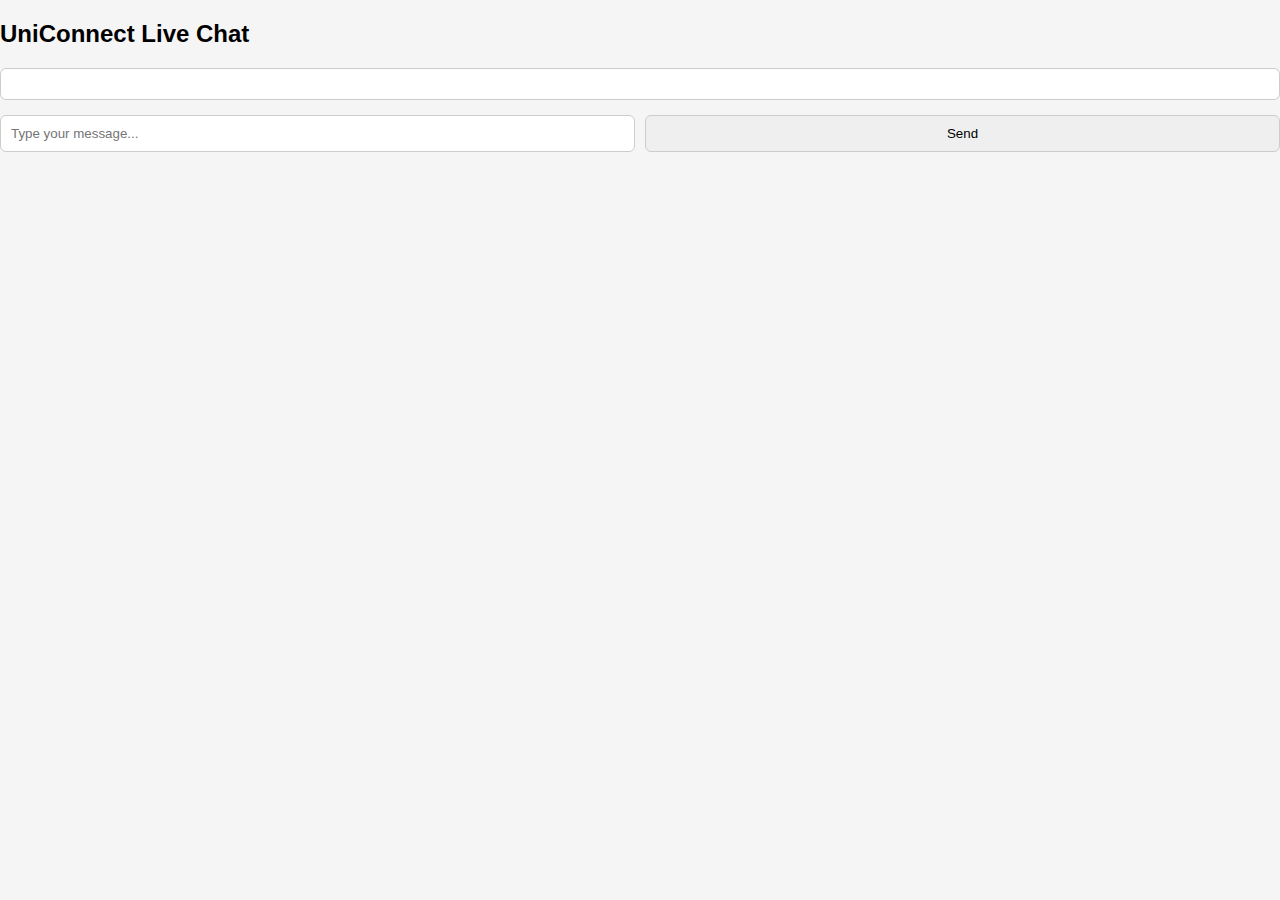
<file: Conversations.html>
<!DOCTYPE html>
<html lang="en">
<head>
    <meta charset="UTF-8">
    <title>UniConnect Conversations</title>
    <link rel="stylesheet" href="style.css">
</head>
<body>

<div class="chat-container">
    <h2>UniConnect Live Chat</h2>
    <div id="chat-box" class="chat-box"></div>

    <form id="chat-form" class="chat-form" onsubmit="sendMessage(event)">
        <input type="text" id="message" placeholder="Type your message..." required>
        <input type="submit" value="Send">
    </form>
</div>

<script>
    let socket = new WebSocket("ws://localhost:8080/UniConnect/chat");

    socket.onmessage = function(event) {
        const chatBox = document.getElementById("chat-box");
        const msg = document.createElement("div");
        msg.className = "message other";
        msg.textContent = event.data;
        chatBox.appendChild(msg);
        chatBox.scrollTop = chatBox.scrollHeight;
    };

    function sendMessage(event) {
        event.preventDefault();
        const input = document.getElementById("message");
        const message = input.value.trim();
        if (message !== "") {
            socket.send(message);

            const chatBox = document.getElementById("chat-box");
            const msg = document.createElement("div");
            msg.className = "message user";
            msg.textContent = message;
            chatBox.appendChild(msg);
            chatBox.scrollTop = chatBox.scrollHeight;

            input.value = "";
        }
    }
</script>

</body>
</html>
</file>
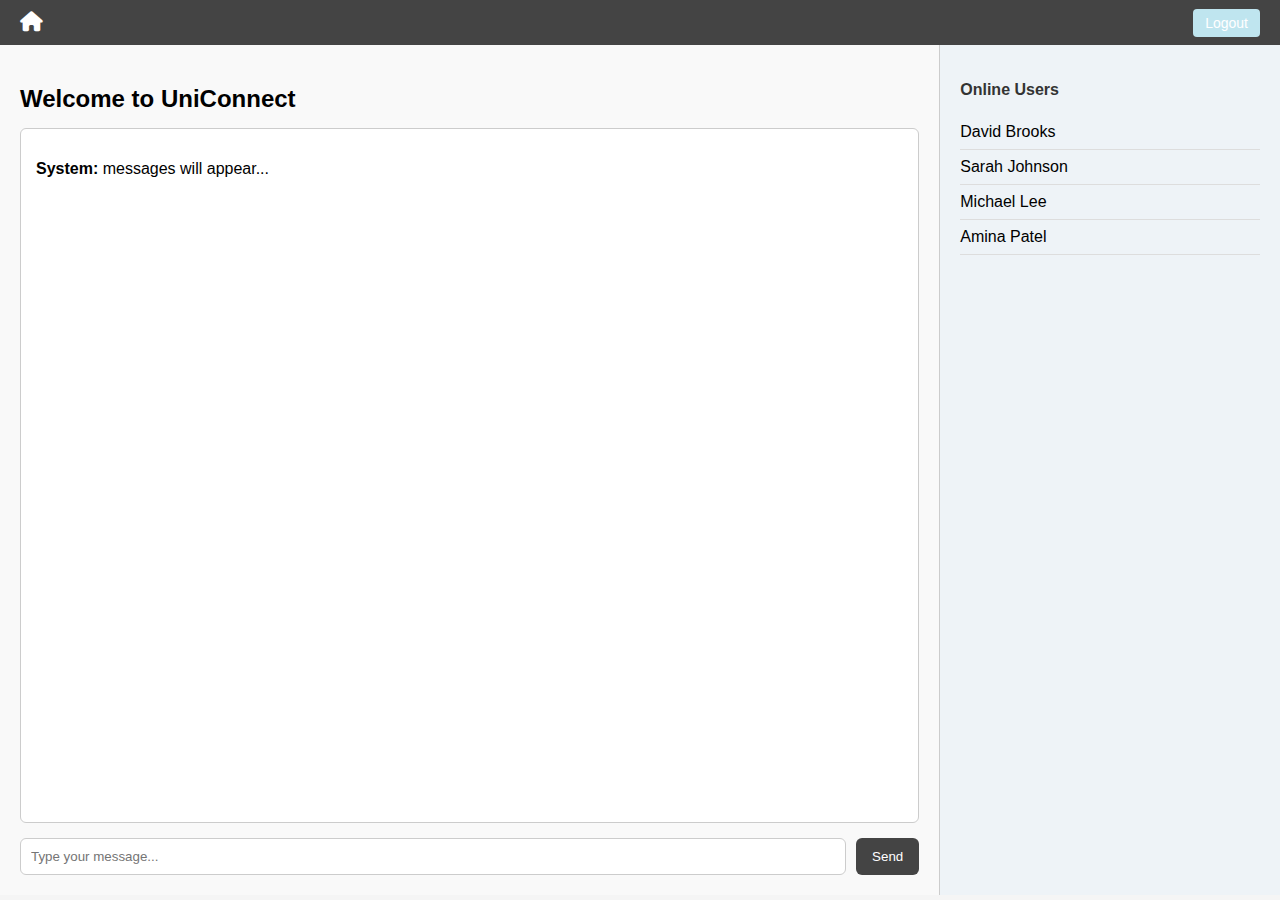
<file: Home.html>
<!DOCTYPE html>
<html lang="en">
<head>
  <meta charset="UTF-8">
  <title>UniConnect - Home page</title>
  <link rel="stylesheet" href="style.css">
  <link rel="stylesheet" href="https://cdnjs.cloudflare.com/ajax/libs/font-awesome/6.4.0/css/all.min.css">
</head>
<body>

  <!-- Navigation Bar -->
  <nav class="navbar">
    <div class="nav-left">
      <i class="fas fa-home"></i>
    </div>
    <div class="nav-right">
      <a href="LogoutServlet" class="logout">Logout</a>
    </div>
  </nav>
  <div class="home-container">
    <!-- Chat Area -->
    <div class="chat-section">
      <h2>Welcome to UniConnect</h2>
      <div class="chat-box">
        <p><strong>System:</strong> messages will appear...</p>
      </div>
      <form class="chat-form" action="ChatServlet" method="post">
        <input type="text" name="message" placeholder="Type your message..." required>
        <button type="submit">Send</button>
      </form>
    </div>
    <div class="user-list">
      <h3>Online Users</h3>
      <ul>
        <li>David Brooks</li>
        <li>Sarah Johnson</li>
        <li>Michael Lee</li>
        <li>Amina Patel</li>
      </ul>
    </div>
  </div>

</body>
</html>
</file>
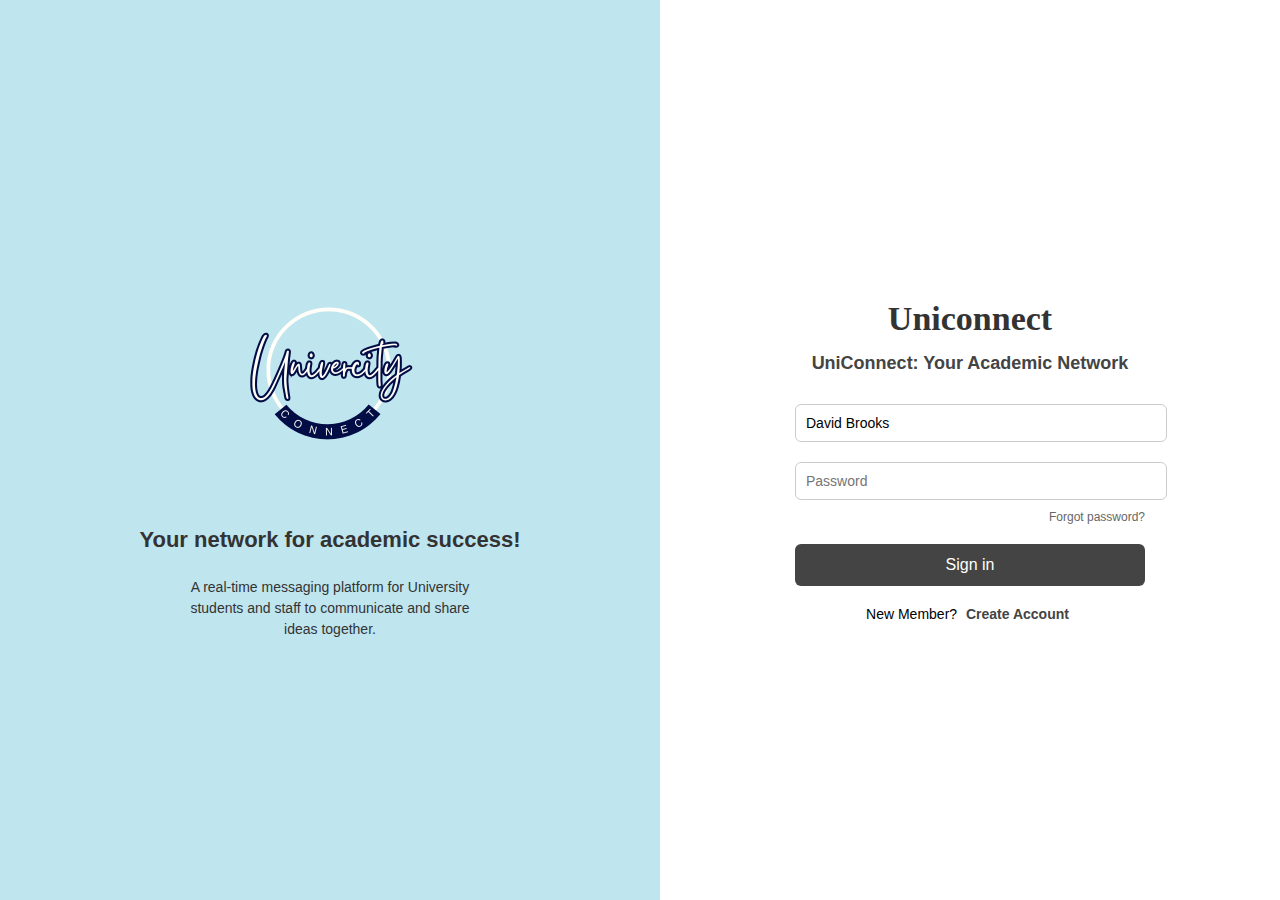
<file: Login.html>
<!DOCTYPE html>
<html lang="en">
<head>
  <meta charset="UTF-8">
  <meta name="viewport" content="width=device-width, initial-scale=1.0">
  <title>Simple servlet form</title>
  <link rel="stylesheet" href="style.css">
</head>
<body>

  <div class="container">
    <div class="left">
      <img src="uniconnect logo.png" alt="Uniconnect Logo">
      <h2>Your network for academic success!</h2>
      <p>A real-time messaging platform for University students and staff to communicate and share ideas together.</p>
    </div>
    <div class="right">
      <div class="login-box">
        <h1>Uniconnect</h1>
        <h2>UniConnect: Your Academic Network</h2>
        <form>
          <input type="text" placeholder="Username or Email" value="David Brooks" required>
          <input type="password" placeholder="Password" required>
          <a href="#" class="forgot">Forgot password?</a>
          <button type="submit">Sign in</button>
        </form>
        <div class="extra-links">
          <span>New Member?</span>
          <a href="#">Create Account</a>
        </div>
      </div>
    </div>
  </div>

</body>
</html>
</file>
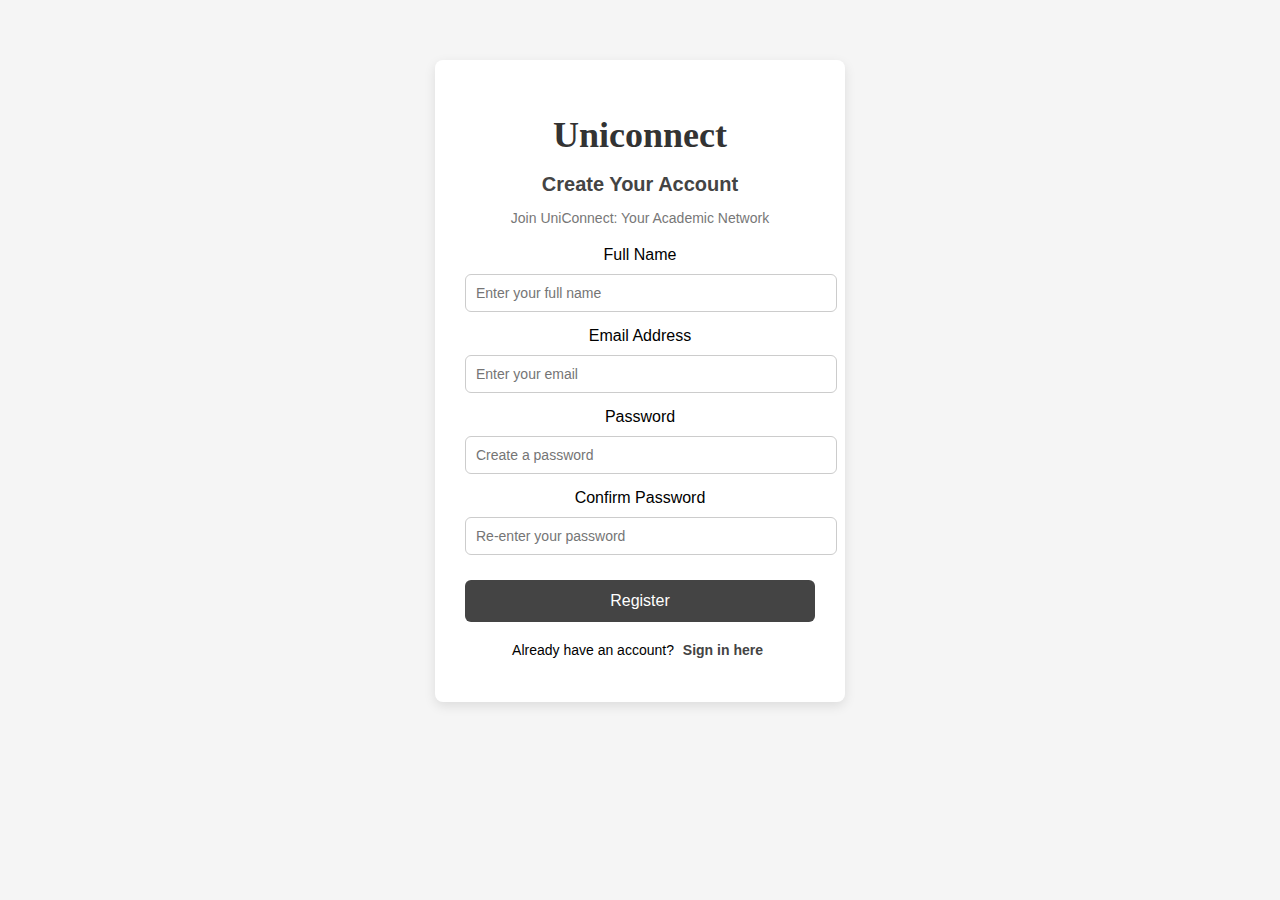
<file: Register.html>
<!DOCTYPE html>
<html lang="en">
<head>
  <meta charset="UTF-8">
  <title>Register - UniConnect</title>
  <link rel="stylesheet" href="style.css">
</head>
<body>

  <div class="form-container">
    <h1 class="logo-text">Uniconnect</h1>
    <h2>Create Your Account</h2>
    <p class="subtitle">Join UniConnect: Your Academic Network</p>

    <form action="RegisterServlet" method="post">
      <label for="fullname">Full Name</label>
      <input type="text" id="fullname" name="fullname" placeholder="Enter your full name" required>

      <label for="email">Email Address</label>
      <input type="email" id="email" name="email" placeholder="Enter your email" required>

      <label for="password">Password</label>
      <input type="password" id="password" name="password" placeholder="Create a password" required>

      <label for="confirm">Confirm Password</label>
      <input type="password" id="confirm" name="confirm" placeholder="Re-enter your password" required>

      <button type="submit" class="btn">Register</button>
    </form>

    <div class="extra-links">
      <p>Already have an account? <a href="login.html">Sign in here</a></p>
    </div>
  </div>

</body>
</html>
</file>
<file: style.css>
body {
  margin: 0;
  font-family: "Arial", sans-serif;
  background-color: #f5f5f5;
}

.container {
  display: flex;
  height: 100vh;
}

/* Left Section */
.left {
  flex: 1;
  background-color: #bfe5ef;
  display: flex;
  justify-content: center;
  align-items: center;
  flex-direction: column;
  padding: 20px;
  color: #333;
  text-align: center;
}

.left img {
  width: 250px;
  margin-bottom: 20px;
}

.left h2 {
  font-size: 22px;
  margin: 10px 0;
}

.left p {
  font-size: 14px;
  line-height: 1.5;
  max-width: 280px;
}

/* Right Section */
.right {
  flex: 1;
  background-color: white;
  display: flex;
  justify-content: center;
  align-items: center;
}

.login-box {
  width: 350px;
  text-align: center;
}

.login-box h1 {
  font-family: "Brush Script MT", cursive;
  font-size: 34px;
  margin-bottom: 10px;
  color: #333;
}

.login-box h2 {
  font-size: 18px;
  color: #444;
  margin-bottom: 20px;
}

.login-box input[type="text"],
.login-box input[type="password"] {
  width: 100%;
  padding: 10px;
  margin: 10px 0;
  border: 1px solid #ccc;
  border-radius: 6px;
  font-size: 14px;
}

.login-box button {
  width: 100%;
  padding: 12px;
  background-color: #444;
  color: white;
  font-size: 16px;
  border: none;
  border-radius: 6px;
  cursor: pointer;
  margin-top: 10px;
}

.login-box button:hover {
  background-color: #333;
}

.forgot {
  display: block;
  text-align: right;
  font-size: 12px;
  margin-bottom: 10px;
  text-decoration: none;
  color: #666;
}

.forgot:hover {
  color: #333;
}

.extra-links {
  margin-top: 15px;
  font-size: 14px;
}

.extra-links a {
  text-decoration: none;
  color: #666;
  margin: 0 5px;
}

.extra-links a:hover {
  color: #333;
}



/* Centered container for Register page */
.form-container {
  width: 350px;
  margin: 60px auto;
  background: #ffffff;
  padding: 30px;
  border-radius: 8px;
  box-shadow: 0 4px 12px rgba(0,0,0,0.1);
  text-align: center;
}

/* Logo-style heading */
.logo-text {
  font-family: "Brush Script MT", cursive;
  font-size: 36px;
  color: #333;
  margin-bottom: 5px;
}

/* Form headings */
.form-container h2 {
  font-size: 20px;
  color: #444;
  margin-bottom: 5px;
}

.form-container .subtitle {
  font-size: 14px;
  color: #777;
  margin-bottom: 20px;
}

/* Input fields */
.form-container input[type="text"],
.form-container input[type="email"],
.form-container input[type="password"] {
  width: 100%;
  padding: 10px;
  margin: 10px 0 15px;
  border: 1px solid #ccc;
  border-radius: 6px;
  font-size: 14px;
}

/* Button */
.btn {
  width: 100%;
  padding: 12px;
  background-color: #444;
  color: white;
  font-size: 16px;
  border: none;
  border-radius: 6px;
  cursor: pointer;
  margin-top: 10px;
}

.btn:hover {
  background-color: #333;
}

/* Links */
.extra-links {
  margin-top: 20px;
  font-size: 14px;
}

.extra-links a {
  color: #444;
  text-decoration: none;
  font-weight: bold;
}

.extra-links a:hover {
  color: #222;
}



/* Navbar */
.navbar {
  background: #444;
  color: white;
  display: flex;
  justify-content: space-between;
  align-items: center;
  padding: 12px 20px;
}

.navbar i {
  font-size: 20px;
  cursor: pointer;
}

.navbar .logout {
  color: white;
  text-decoration: none;
  font-size: 14px;
  background: #bfe5ef;
  padding: 6px 12px;
  border-radius: 4px;
}

.navbar .logout:hover {
  background: red;
}

/* Layout */
.home-container {
  display: flex;
  height: calc(100vh - 50px); /* minus navbar height */
}

/* Chat Section */
.chat-section {
  flex: 3;
  padding: 20px;
  background: #f9f9f9;
  display: flex;
  flex-direction: column;
}

.chat-section h2 {
  margin-bottom: 15px;
}

.chat-box {
  flex: 1;
  background: white;
  border: 1px solid #ccc;
  border-radius: 6px;
  padding: 15px;
  overflow-y: auto;
  margin-bottom: 15px;
}

.chat-form {
  display: flex;
  gap: 10px;
}

.chat-form input {
  flex: 1;
  padding: 10px;
  border-radius: 6px;
  border: 1px solid #ccc;
}

.chat-form button {
  padding: 10px 16px;
  background: #444;
  color: white;
  border: none;
  border-radius: 6px;
  cursor: pointer;
}

.chat-form button:hover {
  background: #333;
}

/* User List */
.user-list {
  flex: 1;
  background: #eef3f7;
  border-left: 1px solid #ccc;
  padding: 20px;
}

.user-list h3 {
  margin-bottom: 10px;
  font-size: 16px;
  color: #333;
}

.user-list ul {
  list-style: none;
  padding: 0;
}

.user-list li {
  padding: 8px 0;
  border-bottom: 1px solid #ddd;
}
</file>
